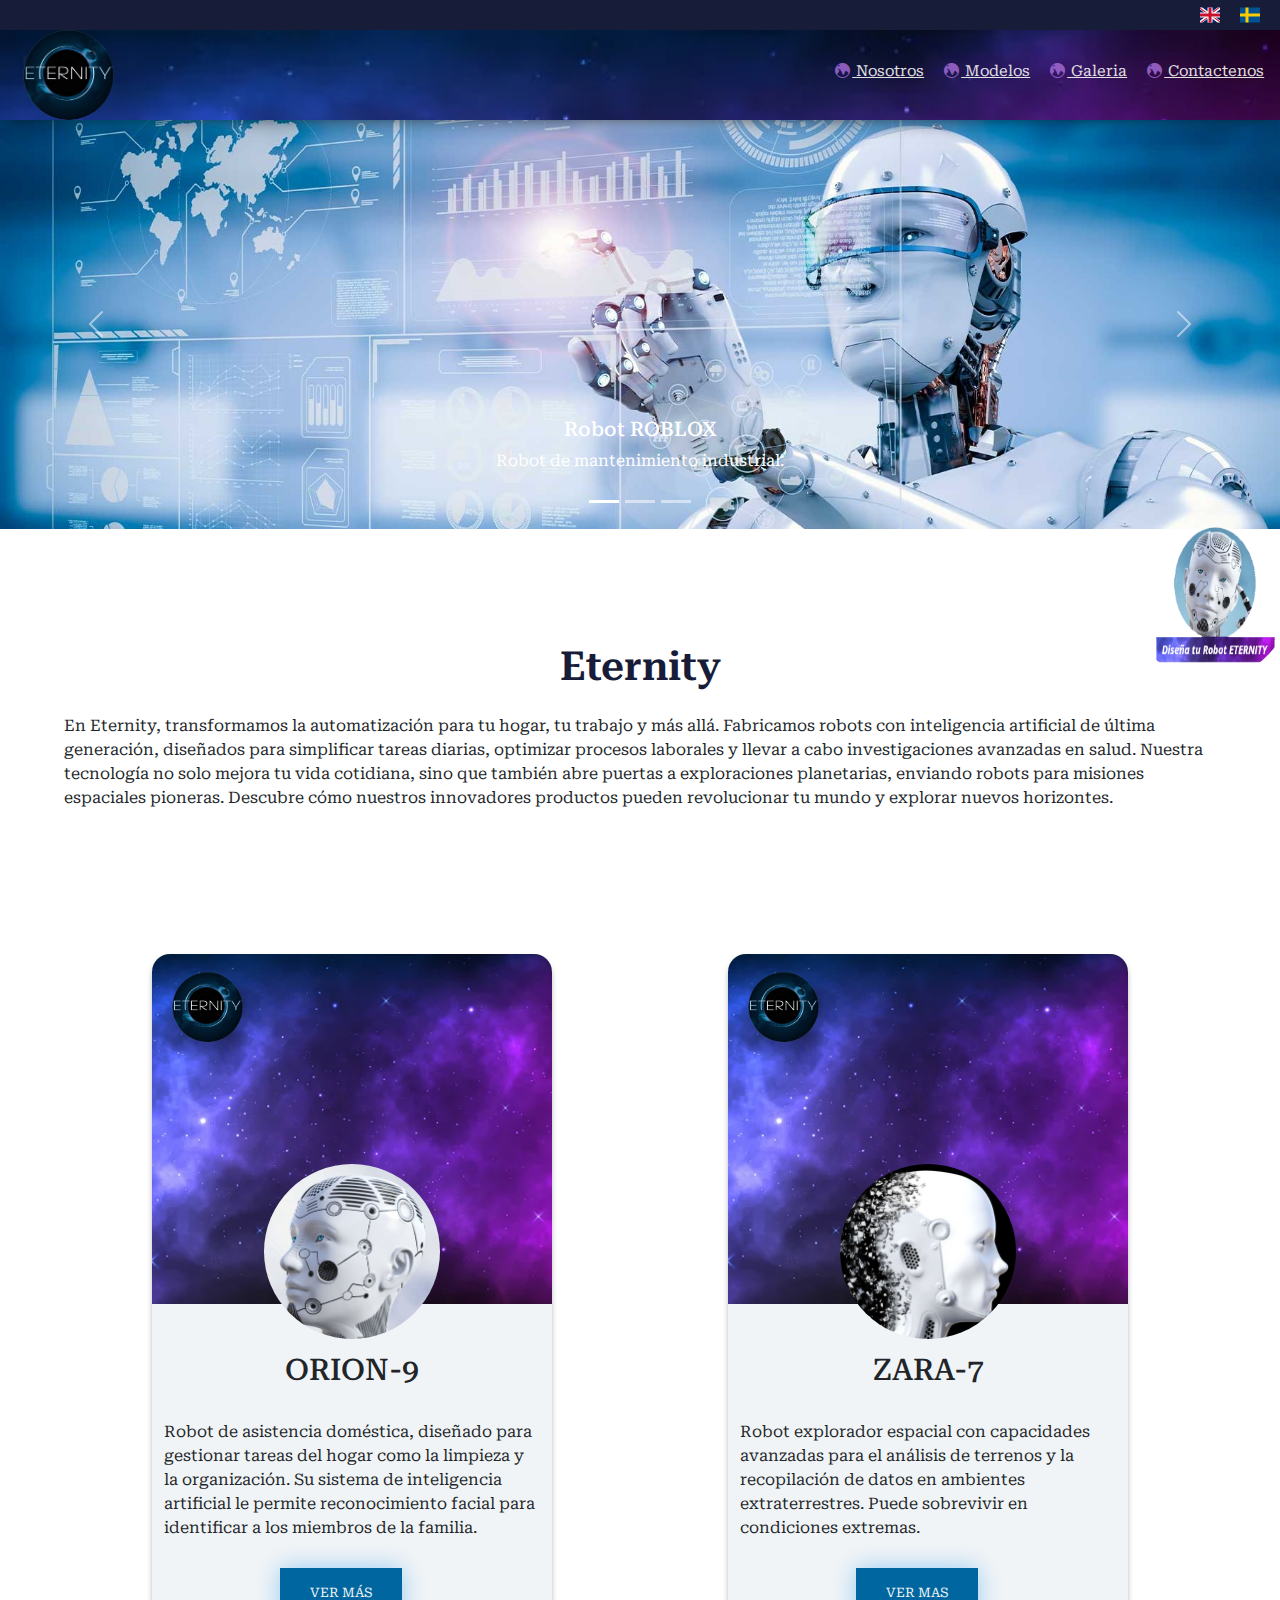
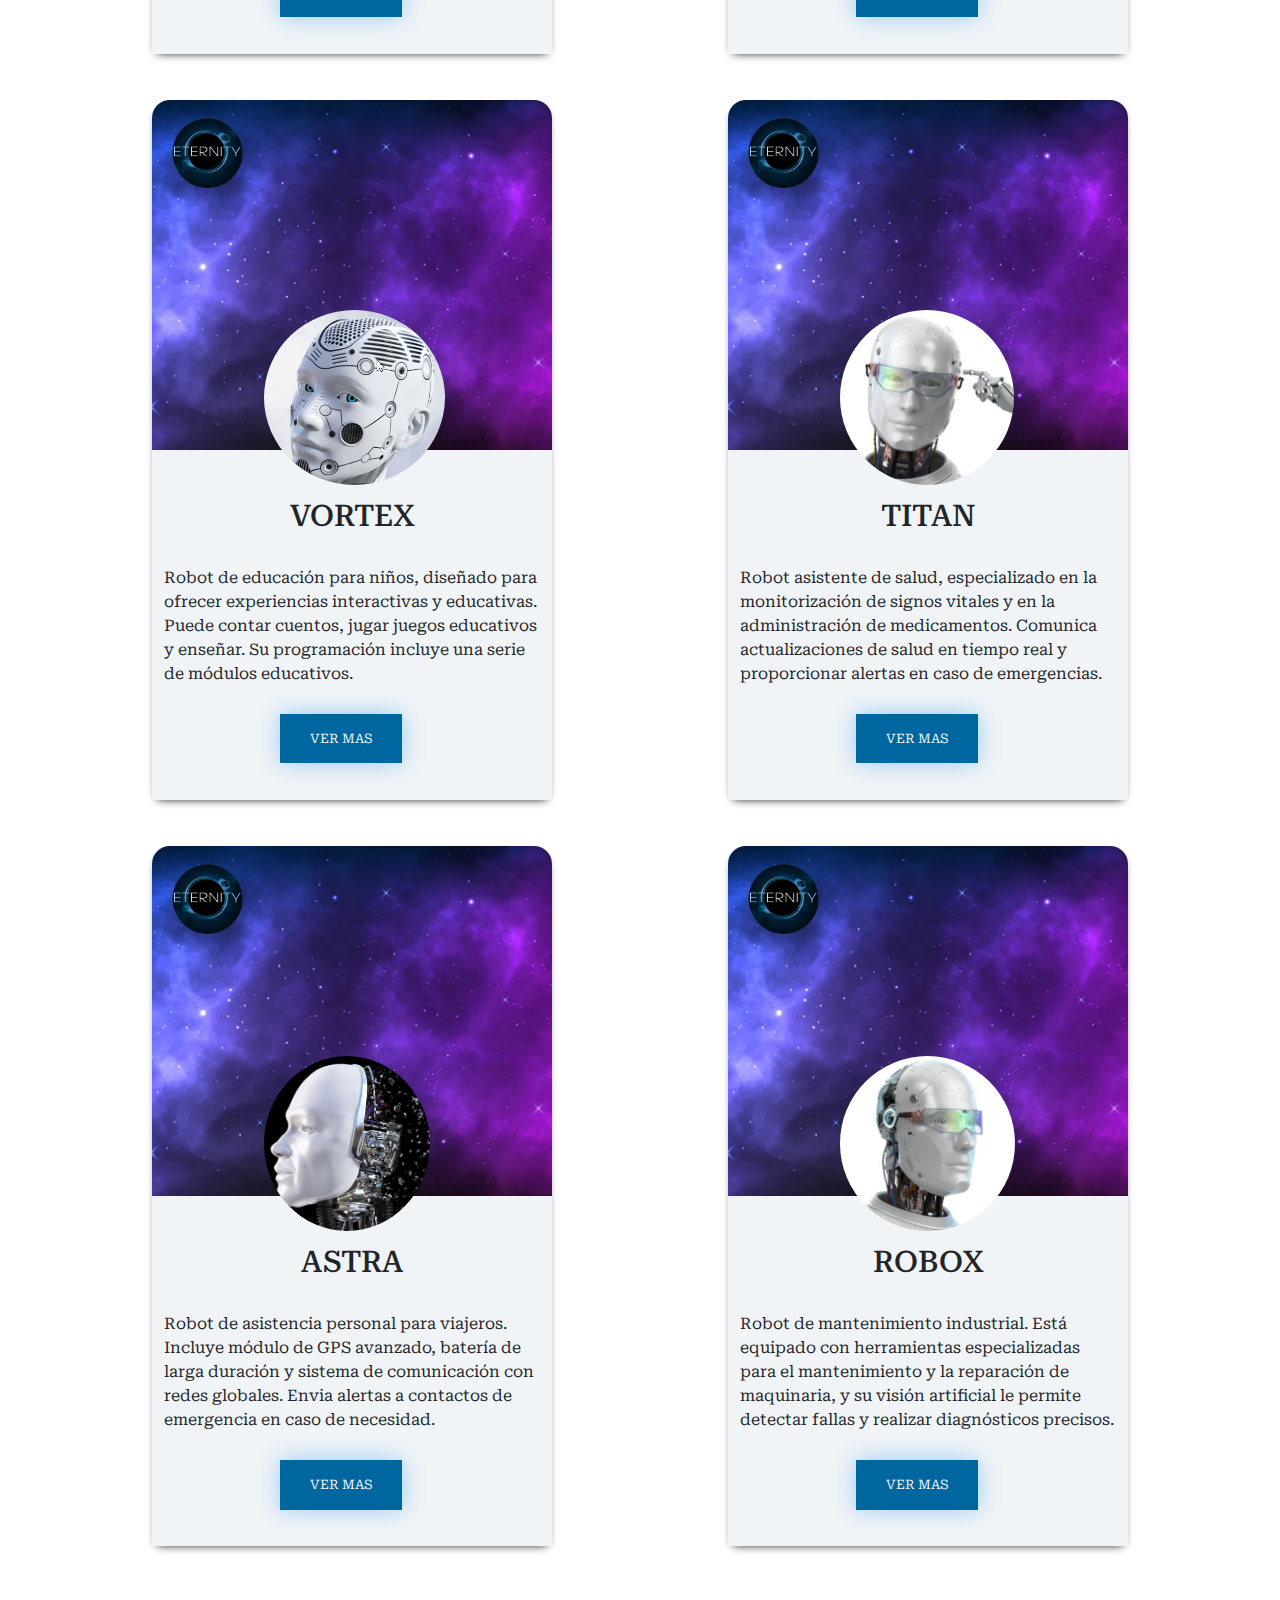
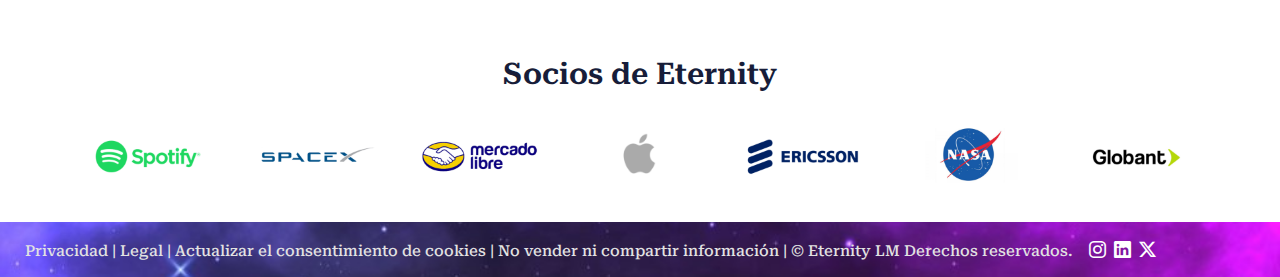
<file: index.html>
<!DOCTYPE html>
<html lang="en">
<head>
  <meta charset="UTF-8">
  <meta name="viewport" content="width=device-width, initial-scale=1.0">
  <link rel="icon" href="img/logoRobots.png">
  <title>Eternity</title>
  <link rel="stylesheet" href="css/style.css">
  <link href="https://cdn.jsdelivr.net/npm/bootstrap@5.3.3/dist/css/bootstrap.min.css" rel="stylesheet" integrity="sha384-QWTKZyjpPEjISv5WaRU9OFeRpok6YctnYmDr5pNlyT2bRjXh0JMhjY6hW+ALEwIH" crossorigin="anonymous">
</head>


<body>
  <header>
    <div class="barra1">
      <ul class="imglenguage" type="none">
        <li> <a href="language/english.html"><img class="imgbarra1" src="img/unitedKi.svg" alt="bandera del reino unido"/></a> </li>
        <li> <a href="language/svenska.html"><img class="imgbarra1" src="img/sweden.svg" alt="bandera de suecia"/></a> </li>
      </ul>
    </div>

  


    <nav class="nav">
      <div>
        <a href="index.html"> <img class="nav__logo" src="img/logoRobots.png" alt="Logo Eternity"/></a>
      </div>
      <ul class="nav__home"  type="none" >
        <li> <a class="nav__link" href="#nosotros"> <i class="bi bi-globe-central-south-asia"></i> Nosotros</a> </li>
        <li> <a class="nav__link" href="#modelos"> <i class="bi bi-globe-central-south-asia"></i>  Modelos</a> </li>
        <li> <a class="nav__link" href="proyectoGallery/gallery.html"> <i class="bi bi-globe-central-south-asia"></i> Galeria</a> </li>
        <li> <a class="nav__link" href="proyectoContact/contact.html"> <i class="bi bi-globe-central-south-asia"></i> Contactenos</a> </li>
      </ul>
    </nav>
  </header>

  
  <main>

    <div id="userDesign">
      <a href="proyectoUserDesign/userDesign.html"><img id="imgUserDesign" src="img/userDesign.png" alt="Diseña tu propio robot"></a>
    </div>

    <!--CARRUSEL -->

  <div id="carouselExampleCaptions" class="carousel slide" data-bs-ride="carousel">
    <div class="carousel-indicators">
      <button type="button" data-bs-target="#carouselExampleCaptions" data-bs-slide-to="0" class="active" aria-current="true" aria-label="Slide 1"></button>
      <button type="button" data-bs-target="#carouselExampleCaptions" data-bs-slide-to="1" aria-label="Slide 2"></button>
      <button type="button" data-bs-target="#carouselExampleCaptions" data-bs-slide-to="2" aria-label="Slide 3"></button>
    </div>
    <div class="carousel-inner">
      <div class="carousel-item active">
        <img src="img/carousel1.jpg" class="d-block w-100" alt="Imagene de Robot">
        <div class="carousel-caption d-none d-md-block">
          <h5>Robot ROBLOX</h5>
          <p>Robot de mantenimiento industrial.</p>
        </div>
      </div>
      <div class="carousel-item">
        <img src="img/carousel2.jpg" class="d-block w-100" alt="Imagen de Planeta">
        <div class="carousel-caption d-none d-md-block">
          <h5>Exploracion espacial</h5>
          <p>Conocer el universo es uno de nuestros objetivos.</p>
        </div>
      </div>
      <div class="carousel-item">
        <img src="img/carousel3.png" class="d-block w-100" alt="Imagen de Manos">
        <div class="carousel-caption d-none d-md-block">
          <h5>Inteligencia Artificial</h5>
          <p>Estar actualizados para brindar la mejor calidad de servicio.</p>
        </div>
      </div>
    </div>
    <button class="carousel-control-prev" type="button" data-bs-target="#carouselExampleCaptions" data-bs-slide="prev">
      <span class="carousel-control-prev-icon" aria-hidden="true"></span>
      <span class="visually-hidden">Previous</span>
    </button>
    <button class="carousel-control-next" type="button" data-bs-target="#carouselExampleCaptions" data-bs-slide="next">
      <span class="carousel-control-next-icon" aria-hidden="true"></span>
      <span class="visually-hidden">Next</span>
    </button>
  </div>
  
  <!--FIN CARRUSEL -->

  

    <div>
      <section id="nosotros">
      <h1>
        Eternity
      </h1>
      <p>
        En Eternity, transformamos la automatización para tu hogar, tu trabajo y más allá. Fabricamos robots con inteligencia artificial de última generación, diseñados para simplificar tareas diarias, optimizar procesos laborales y llevar a cabo investigaciones avanzadas en salud. Nuestra tecnología no solo mejora tu vida cotidiana, sino que también abre puertas a exploraciones planetarias, enviando robots para misiones espaciales pioneras. Descubre cómo nuestros innovadores productos pueden revolucionar tu mundo y explorar nuevos horizontes.
      </p>
      </section>
    </div>


  <!--CARDS -->

    <div>
      <section>
      
        <article class="sombraContainer radiusImage" id="modelos">
          <!--contiene todas las imagenes (corazon y perfil)-->
          <div id="backgroundRobots"> <!-- banner de batman en css-->
            <img class="logoRoot" src="img/logoRobots.png" alt="Logo Eternity">
            <img class="imgRadius" src="img/robot1.png" alt="Imagen de Robot">
          </div>
          <div>
            <h2>ORION-9</h2>
            <p>Robot de asistencia doméstica, diseñado para gestionar tareas del hogar como la limpieza y la organización. Su sistema de inteligencia artificial le permite  reconocimiento facial para identificar a los miembros de la familia.</p>
            <button>
              Ver más
            </button>
          </div>
        </article>
  
  
        <article class="sombraContainer radiusImage">
          <div id="backgroundRobots">
            <img class="logoRoot" src="img/logoRobots.png" alt="Logo Eternity">
            <img class="imgRadius" src="img/robot2.png" alt="Imagen de Robot">
          </div>
          <div>
            <h2>ZARA-7</h2>
            <p>Robot explorador espacial con capacidades avanzadas para el análisis de terrenos y la recopilación de datos en ambientes extraterrestres. Puede sobrevivir en condiciones extremas.</p>
            <button>
              Ver mas
            </button>
          </div>
        </article>
  
  
        <article class="sombraContainer radiusImage">
          <div id="backgroundRobots">
            <img class="logoRoot" src="img/logoRobots.png" alt="Logo Eternity">
            <img class="imgRadius" src="img/robot3.png" alt="Imagen de Robot">
          </div>
          <div>
            <h2>VORTEX</h2>
            <p>Robot de educación para niños, diseñado para ofrecer experiencias interactivas y educativas. Puede contar cuentos, jugar juegos educativos y enseñar. Su programación incluye una serie de módulos educativos.</p>
            <button>
              Ver mas
            </button>
        </div>
        </article>
  
  
        <article class="sombraContainer radiusImage">
          <div id="backgroundRobots">
            <img class="logoRoot" src="img/logoRobots.png" alt="Logo Eternity">
            <img class="imgRadius" src="img/robot4.png" alt="Imagen de Robot">
          </div>
          <div>
            <h2>TITAN</h2>
            <p>Robot asistente de salud, especializado en la monitorización de signos vitales y en la administración de medicamentos. Comunica actualizaciones de salud en tiempo real y proporcionar alertas en caso de emergencias.</p>
            <button>
              Ver mas
            </button>
          </div>
        </article>
  
  
        <article class="sombraContainer radiusImage">
          <div id="backgroundRobots">
            <img class="logoRoot" src="img/logoRobots.png" alt="Logo Eternity">
            <img class="imgRadius" src="img/robot5.png" alt="Imagen de Robot">
          </div>
          <div>
            <h2>ASTRA</h2>
            <p>Robot de asistencia personal para viajeros. Incluye módulo de GPS avanzado, batería de larga duración y sistema de comunicación con redes globales. Envia alertas a contactos de emergencia en caso de necesidad.</p> 
            <button>
              Ver mas
            </button>
          </div>
        </article>
  
  
        <article class="sombraContainer radiusImage">
          <div id="backgroundRobots">
            <img class="logoRoot" src="img/logoRobots.png" alt="Logo Eternity">
            <img class="imgRadius" src="img/robot6.png" alt="Imagen de Robot">
          </div>
          <div>
            <h2>ROBOX</h2>
            <p>Robot de mantenimiento industrial. Está equipado con herramientas especializadas para el mantenimiento y la reparación de maquinaria, y su visión artificial le permite detectar fallas y realizar diagnósticos precisos.</p>
            <button>
              Ver mas
            </button>
          </div>
        </article>
      </section>
    </div>

    <!--FIN CARDS-->


    <!--SOCIOS -->

    <div class="socios">
      <h2>Socios de Eternity</h2>
      <a href="https://open.spotify.com/intl-es" target="_blank"><img src="img/socio1.png" alt="spotify"/></a>
      <a href="https://www.spacex.com" target="_blank"><img src="img/socio2.png" alt="spacex"/></a>
      <a href="https://www.mercadolibre.com.ar" target="_blank"><img src="img/socio3.png" alt="mercado libre"/></a>
      <a href="https://www.apple.com" target="_blank"><img src="img/socio4.png" alt="utn"/></a>
      <a href="https://www.ericsson.com/en" target="_blank"><img src="img/socio5.png" alt="ericsson"/></a>
      <a href="https://www.nasa.gov" target="_blank"><img src="img/socio6.png" alt="nasa"/></a>
      <a href="https://www.globant.com" target="_blank"><img src="img/socio7.png" alt="globant"/></a>
    </div>

    <!--FIN SOCIOS-->

  </main>
  

  <footer>
    <div>
      <h3 class="footer">Privacidad | Legal | Actualizar el consentimiento de cookies | No vender ni compartir información | © Eternity LM Derechos reservados.</h3>
      <a href="https://www.instagram.com" target="_blank"><i class="bi bi-instagram"></i></a>
      <a href="https://www.linkedin.com" target="_blank"><i class="bi bi-linkedin"></i></a>
      <a href="https://x.com" target="_blank"><i class="bi bi-twitter-x"></i></a>
    </div>
  </footer>


  <script src="https://cdn.jsdelivr.net/npm/bootstrap@5.3.3/dist/js/bootstrap.bundle.min.js" integrity="sha384-YvpcrYf0tY3lHB60NNkmXc5s9fDVZLESaAA55NDzOxhy9GkcIdslK1eN7N6jIeHz" crossorigin="anonymous"></script>


</body>
</html>
</file>
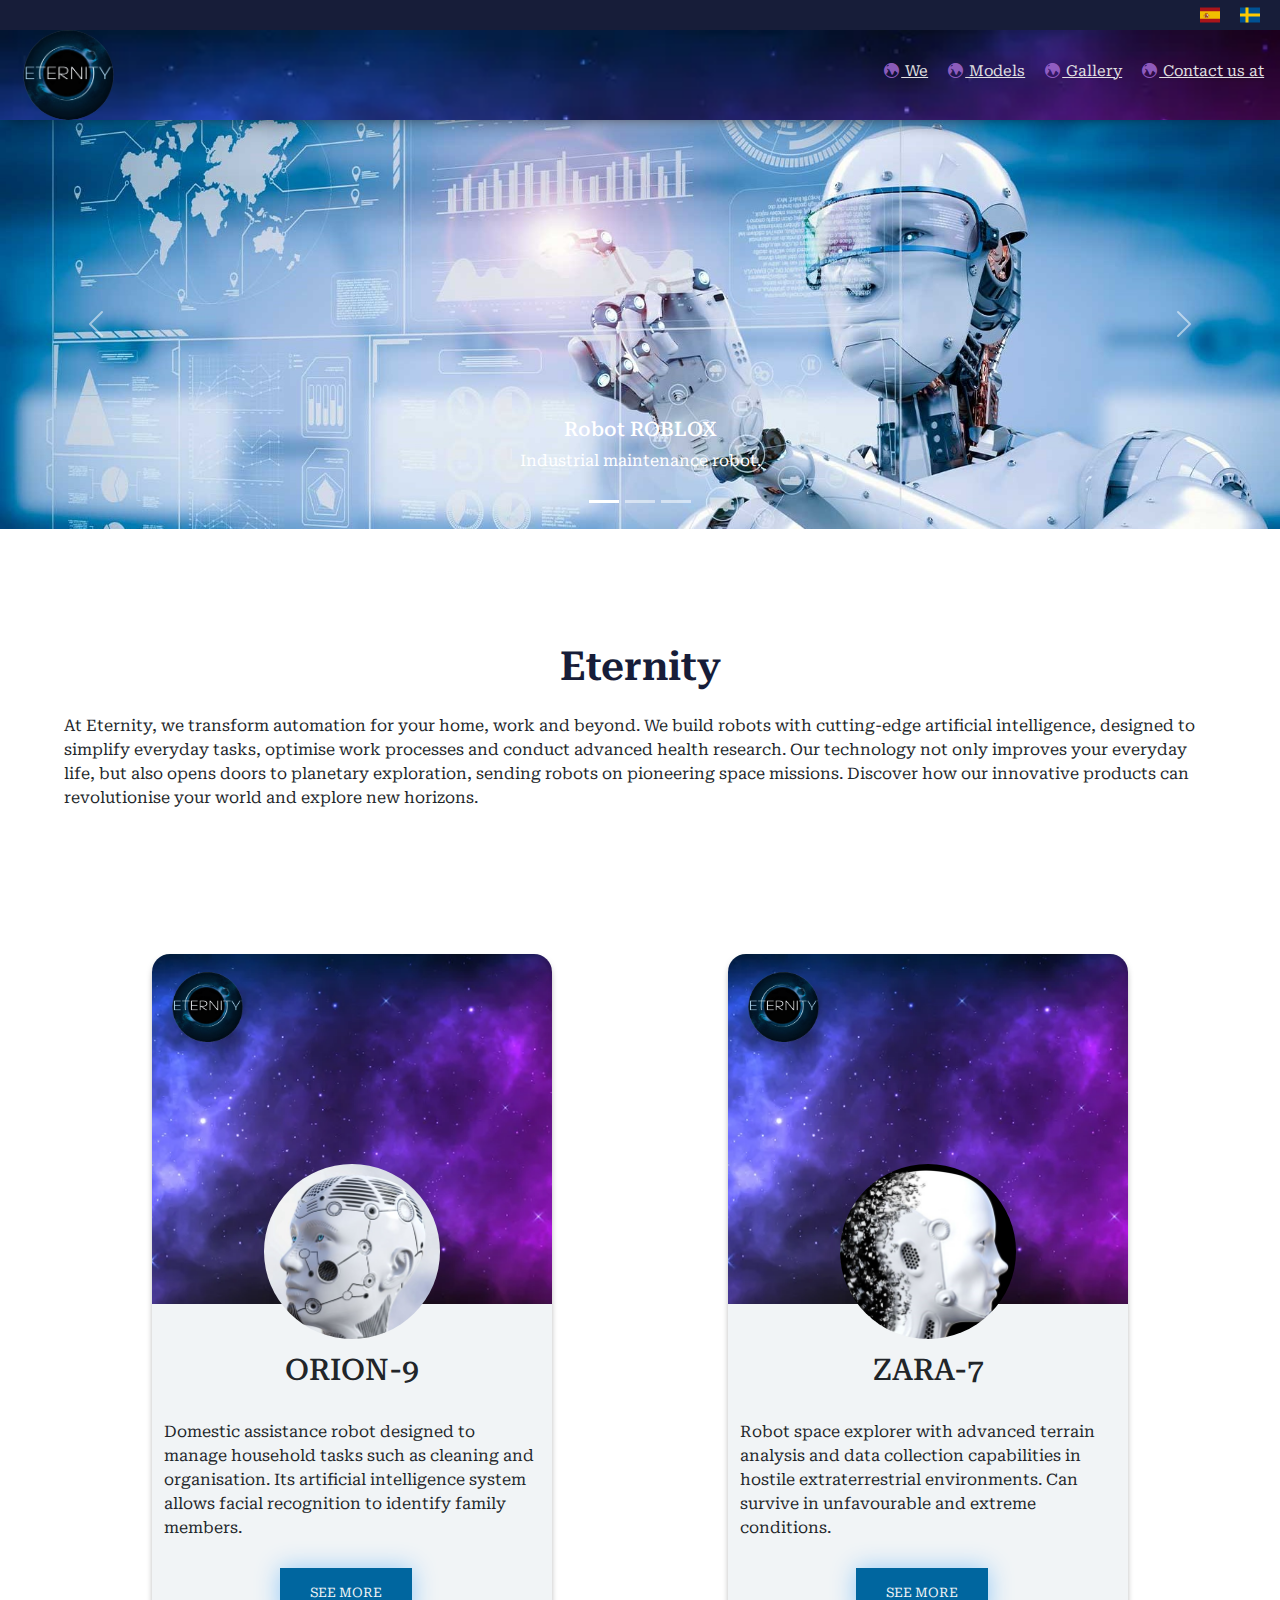
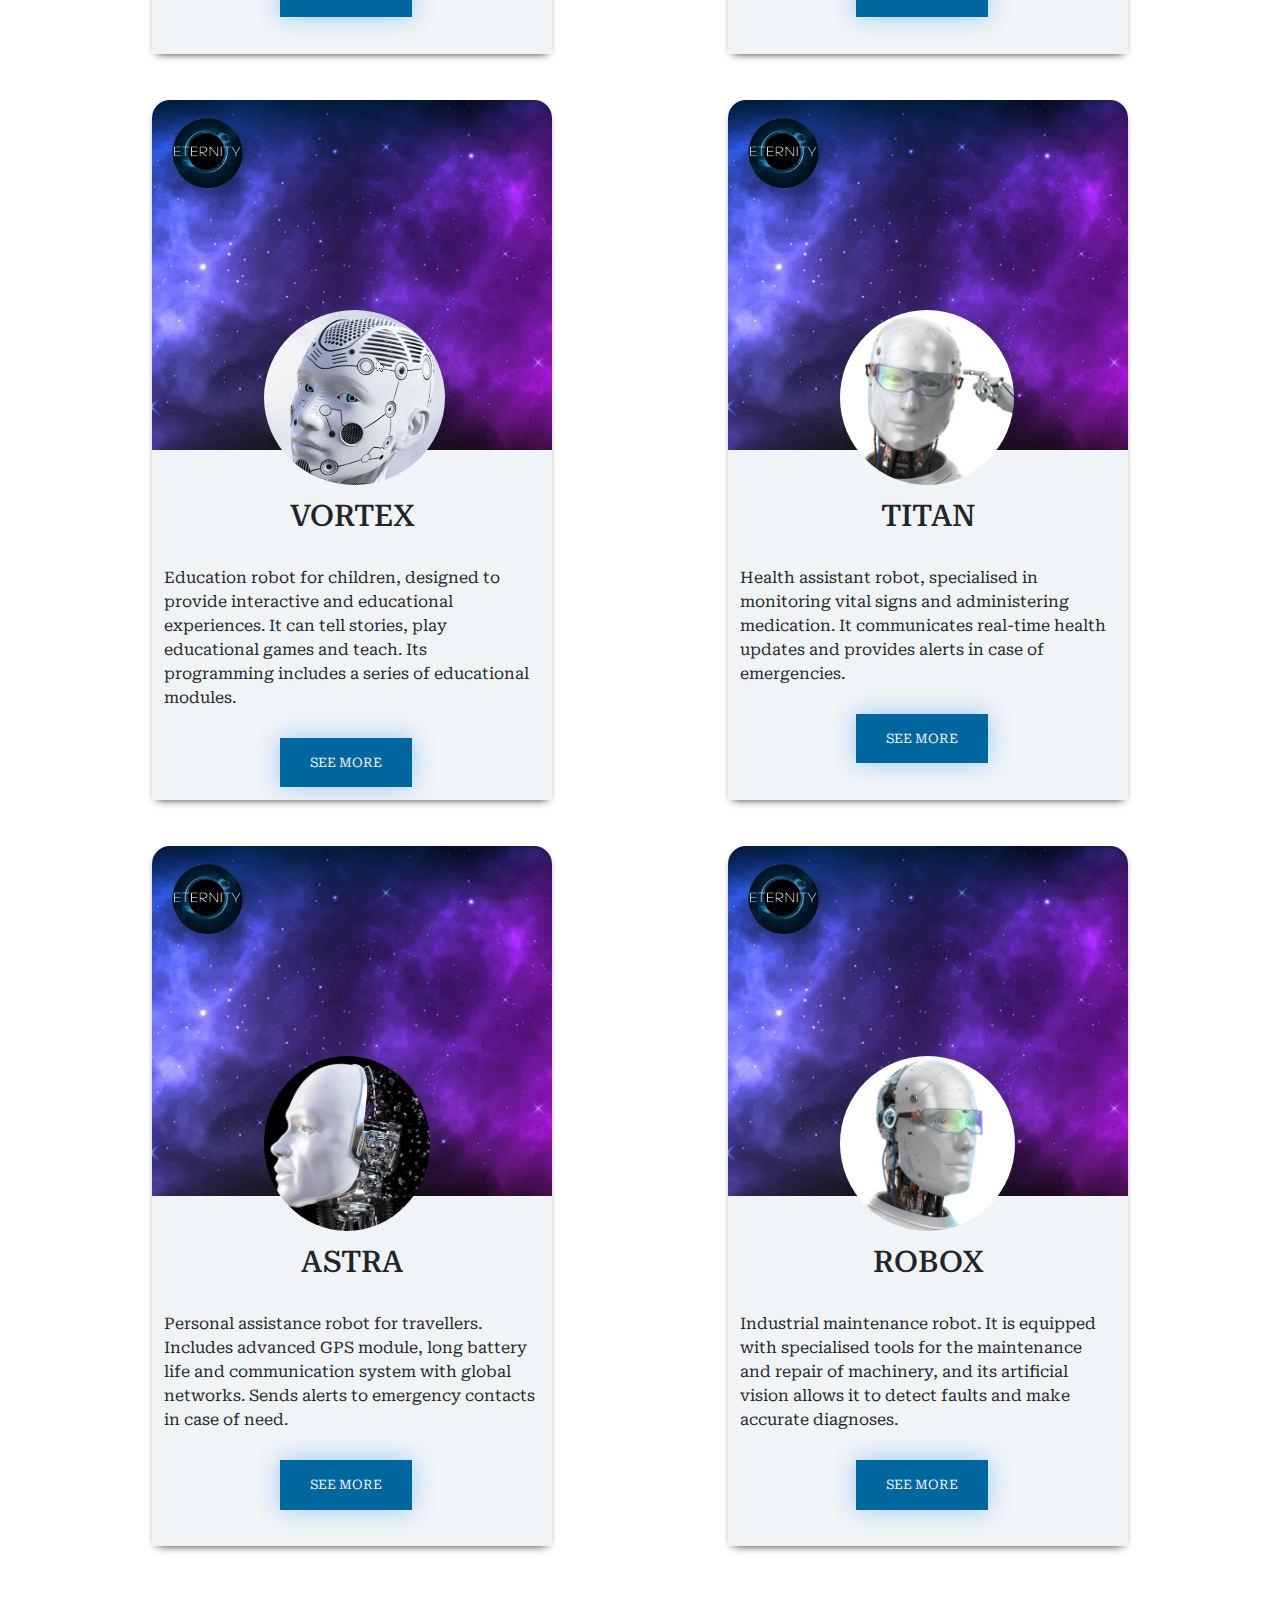
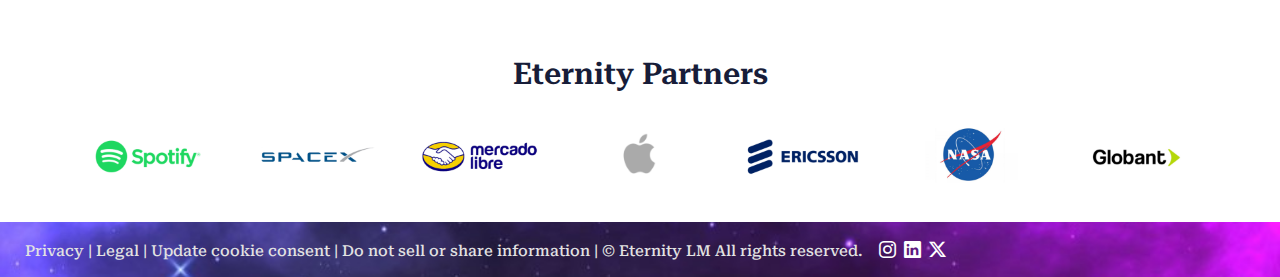
<file: language/english.html>
<!DOCTYPE html>
<html lang="en">
<head>
  <meta charset="UTF-8">
  <meta name="viewport" content="width=device-width, initial-scale=1.0">
  <link rel="icon" href="img/logoRobots.png">
  <title>Eternity</title>
  <link rel="stylesheet" href="css/languaje.css">
  <link href="https://cdn.jsdelivr.net/npm/bootstrap@5.3.3/dist/css/bootstrap.min.css" rel="stylesheet" integrity="sha384-QWTKZyjpPEjISv5WaRU9OFeRpok6YctnYmDr5pNlyT2bRjXh0JMhjY6hW+ALEwIH" crossorigin="anonymous">
</head>


<body>
  <header>
    <div class="barra1">
      <ul class="imglenguage" type="none">
        <li> <a href="../index.html"><img class="imgbarra1" src="img/español.svg" alt="bandera de españa"/></a> </li>
        <li> <a href="svenska.html"><img class="imgbarra1" src="img/sweden.svg" alt="bandera de suecia"/></a> </li>
      </ul>
    </div>


    <nav class="nav">
      <div>
        <a href="#"> <img class="nav__logo" src="img/logoRobots.png" alt="Logo Eternity"/></a>
      </div>
      <ul class="nav__home"  type="none" >
        <li> <a class="nav__link" href="#nosotros"> <i class="bi bi-globe-central-south-asia"></i> We</a> </li>
        <li> <a class="nav__link" href="#modelos"> <i class="bi bi-globe-central-south-asia"></i>  Models</a> </li>
        <li> <a class="nav__link" href="#"> <i class="bi bi-globe-central-south-asia"></i> Gallery</a> </li>
        <li> <a class="nav__link" href="#"> <i class="bi bi-globe-central-south-asia"></i> Contact us at</a> </li>
      </ul>
    </nav>
  </header>


  <main>
 
    <!--CARRUSEL -->

  <div id="carouselExampleCaptions" class="carousel slide" data-bs-ride="carousel">
    <div class="carousel-indicators">
      <button type="button" data-bs-target="#carouselExampleCaptions" data-bs-slide-to="0" class="active" aria-current="true" aria-label="Slide 1"></button>
      <button type="button" data-bs-target="#carouselExampleCaptions" data-bs-slide-to="1" aria-label="Slide 2"></button>
      <button type="button" data-bs-target="#carouselExampleCaptions" data-bs-slide-to="2" aria-label="Slide 3"></button>
    </div>
    <div class="carousel-inner">
      <div class="carousel-item active">
        <img src="img/carousel1.jpg" class="d-block w-100" alt="Imagene de Robot">
        <div class="carousel-caption d-none d-md-block">
          <h5>Robot ROBLOX</h5>
          <p>Industrial maintenance robot.</p>
        </div>
      </div>
      <div class="carousel-item">
        <img src="img/carousel2.jpg" class="d-block w-100" alt="Imagen de Planeta">
        <div class="carousel-caption d-none d-md-block">
          <h5>Space exploration</h5>
          <p>Knowing the universe is one of our goals.</p>
        </div>
      </div>
      <div class="carousel-item">
        <img src="img/carousel3.png" class="d-block w-100" alt="Imagen de Manos">
        <div class="carousel-caption d-none d-md-block">
          <h5>Artificial Intelligence</h5>
          <p>To be updated in order to provide the best quality of service.</p>
        </div>
      </div>
    </div>
    <button class="carousel-control-prev" type="button" data-bs-target="#carouselExampleCaptions" data-bs-slide="prev">
      <span class="carousel-control-prev-icon" aria-hidden="true"></span>
      <span class="visually-hidden">Previous</span>
    </button>
    <button class="carousel-control-next" type="button" data-bs-target="#carouselExampleCaptions" data-bs-slide="next">
      <span class="carousel-control-next-icon" aria-hidden="true"></span>
      <span class="visually-hidden">Next</span>
    </button>
  </div>
  
  <!--FIN CARRUSEL-->
  
  
    <div id="nosotros">
      <section>
      <h1>
        Eternity
      </h1>
      <p>
        At Eternity, we transform automation for your home, work and beyond. We build robots with cutting-edge artificial intelligence, designed to simplify everyday tasks, optimise work processes and conduct advanced health research. Our technology not only improves your everyday life, but also opens doors to planetary exploration, sending robots on pioneering space missions. Discover how our innovative products can revolutionise your world and explore new horizons.
      </p>
      </section>
    </div>


  <!--CARDS -->

    <div>
      <section>
      
        <article class="sombraContainer radiusImage" id="modelos">
          <!--contiene todas las imagenes (corazon y perfil)-->
          <div id="backgroundRobots"> <!-- banner de batman en css-->
            <img class="logoRoot" src="img/logoRobots.png" alt="Logo Eternity">
            <img class="imgRadius" src="img/robot1.png" alt="Imagen de Robot">
          </div>
          <div>
            <h2>ORION-9</h2>
            <p>Domestic assistance robot designed to manage household tasks such as cleaning and organisation. Its artificial intelligence system allows facial recognition to identify family members.</p>
            <button>
              See more
            </button>
          </div>
        </article>
  
  
        <article class="sombraContainer radiusImage">
          <div id="backgroundRobots">
            <img class="logoRoot" src="img/logoRobots.png" alt="Logo Eternity">
            <img class="imgRadius" src="img/robot2.png" alt="Imagen de Robot">
          </div>
          <div>
            <h2>ZARA-7</h2>
            <p>Robot space explorer with advanced terrain analysis and data collection capabilities in hostile extraterrestrial environments. Can survive in unfavourable and extreme conditions.</p>
            <button>
              See more
            </button>
          </div>
        </article>
  
  
        <article class="sombraContainer radiusImage">
          <div id="backgroundRobots">
            <img class="logoRoot" src="img/logoRobots.png" alt="Logo Eternity">
            <img class="imgRadius" src="img/robot3.png" alt="Imagen de Robot">
          </div>
          <div>
            <h2>VORTEX</h2>
            <p>Education robot for children, designed to provide interactive and educational experiences. It can tell stories, play educational games and teach. Its programming includes a series of educational modules.</p>
              <button>
                See more
            </button>
        </div>
        </article>
  
  
        <article class="sombraContainer radiusImage">
          <div id="backgroundRobots">
            <img class="logoRoot" src="img/logoRobots.png" alt="Logo Eternity">
            <img class="imgRadius" src="img/robot4.png" alt="Imagen de Robot">
          </div>
          <div>
            <h2>TITAN</h2>
            <p>Health assistant robot, specialised in monitoring vital signs and administering medication. It communicates real-time health updates and provides alerts in case of emergencies.</p>
            <button>
              See more
            </button>
          </div>
        </article>
  
  
        <article class="sombraContainer radiusImage">
          <div id="backgroundRobots">
            <img class="logoRoot" src="img/logoRobots.png" alt="Logo Eternity">
            <img class="imgRadius" src="img/robot5.png" alt="Imagen de Robot">
          </div>
          <div>
            <h2>ASTRA</h2>
            <p>Personal assistance robot for travellers. Includes advanced GPS module, long battery life and communication system with global networks. Sends alerts to emergency contacts in case of need.</p> 
            <button>
              See more
            </button>
          </div>
        </article>
  
  
        <article class="sombraContainer radiusImage">
          <div id="backgroundRobots">
            <img class="logoRoot" src="img/logoRobots.png" alt="Logo Eternity">
            <img class="imgRadius" src="img/robot6.png" alt="Imagen de Robot">
          </div>
          <div>
            <h2>ROBOX</h2>
            <p>Industrial maintenance robot. It is equipped with specialised tools for the maintenance and repair of machinery, and its artificial vision allows it to detect faults and make accurate diagnoses.</p>
            <button>
              See more
            </button>
          </div>
        </article>
      </section>
    </div>

    <!--FIN CARDS-->


    <!--SOCIOS -->

    <div class="socios">
      <h2>Eternity Partners</h2>
      <a href="https://open.spotify.com/intl-es" target="_blank"><img src="img/socio1.png" alt="spotify"/></a>
      <a href="https://www.spacex.com" target="_blank"> <img src="img/socio2.png" alt="spacex"/></a>
      <a href="https://www.mercadolibre.com.ar" target="_blank"><img src="img/socio3.png" alt="mercado libre"/></a>
      <a href="https://www.apple.com" target="_blank"><img src="img/socio4.png" alt="utn"/></a>
      <a href="https://www.ericsson.com/en" target="_blank"><img src="img/socio5.png" alt="ericsson"/></a>
      <a href="https://www.nasa.gov" target="_blank"><img src="img/socio6.png" alt="nasa"/></a>
      <a href="https://www.globant.com" target="_blank"><img src="img/socio7.png" alt="globant"/></a>
    </div>

    <!-- FIN SOCIOS-->

  </main>
  

  <footer>
    <div>
      <h3 class="footer">Privacy | Legal | Update cookie consent | Do not sell or share information | © Eternity LM All rights reserved.</h3>
      <a href="https://www.instagram.com" target="_blank"><i class="bi bi-instagram"></i></a>
      <a href="https://www.linkedin.com" target="_blank"><i class="bi bi-linkedin"></i></a>
      <a href="https://x.com" target="_blank"><i class="bi bi-twitter-x"></i></a>
    </div>
  </footer>


  <script src="https://cdn.jsdelivr.net/npm/bootstrap@5.3.3/dist/js/bootstrap.bundle.min.js" integrity="sha384-YvpcrYf0tY3lHB60NNkmXc5s9fDVZLESaAA55NDzOxhy9GkcIdslK1eN7N6jIeHz" crossorigin="anonymous"></script>

</body>
</html>
</file>
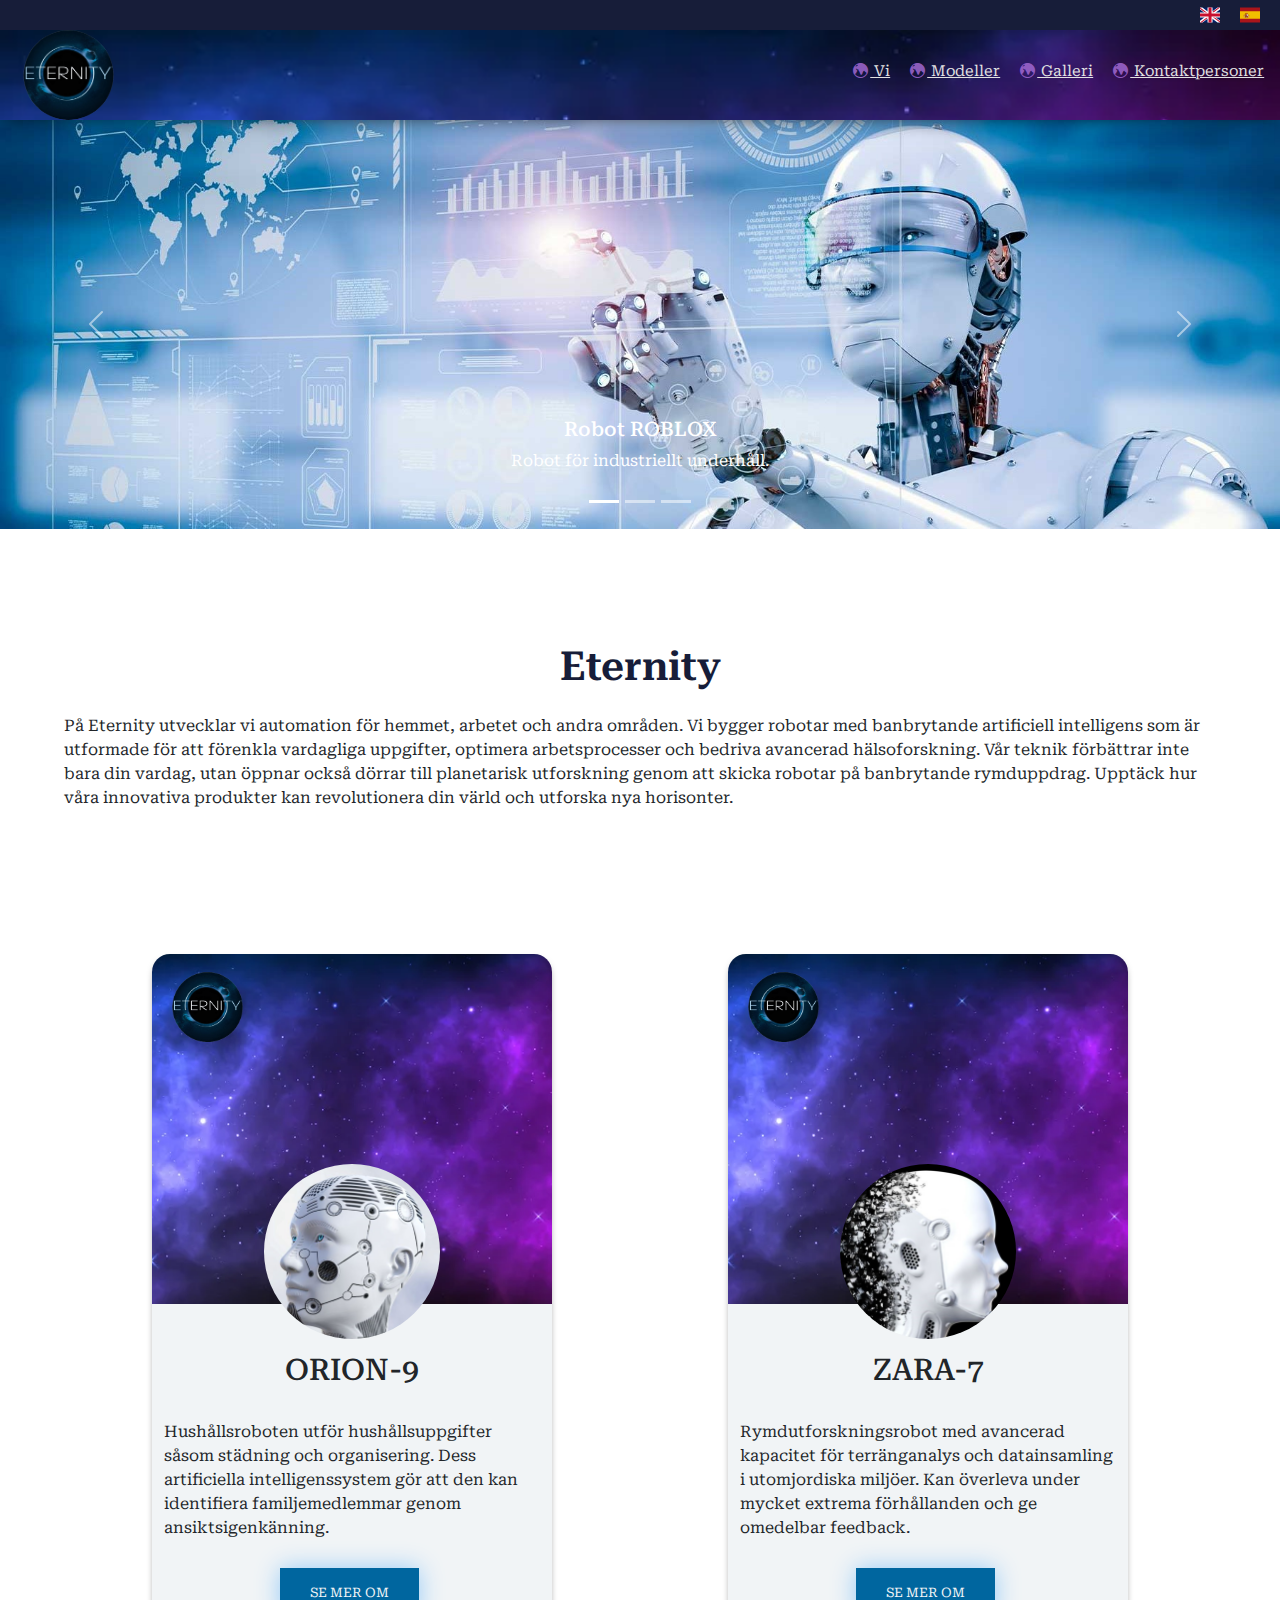
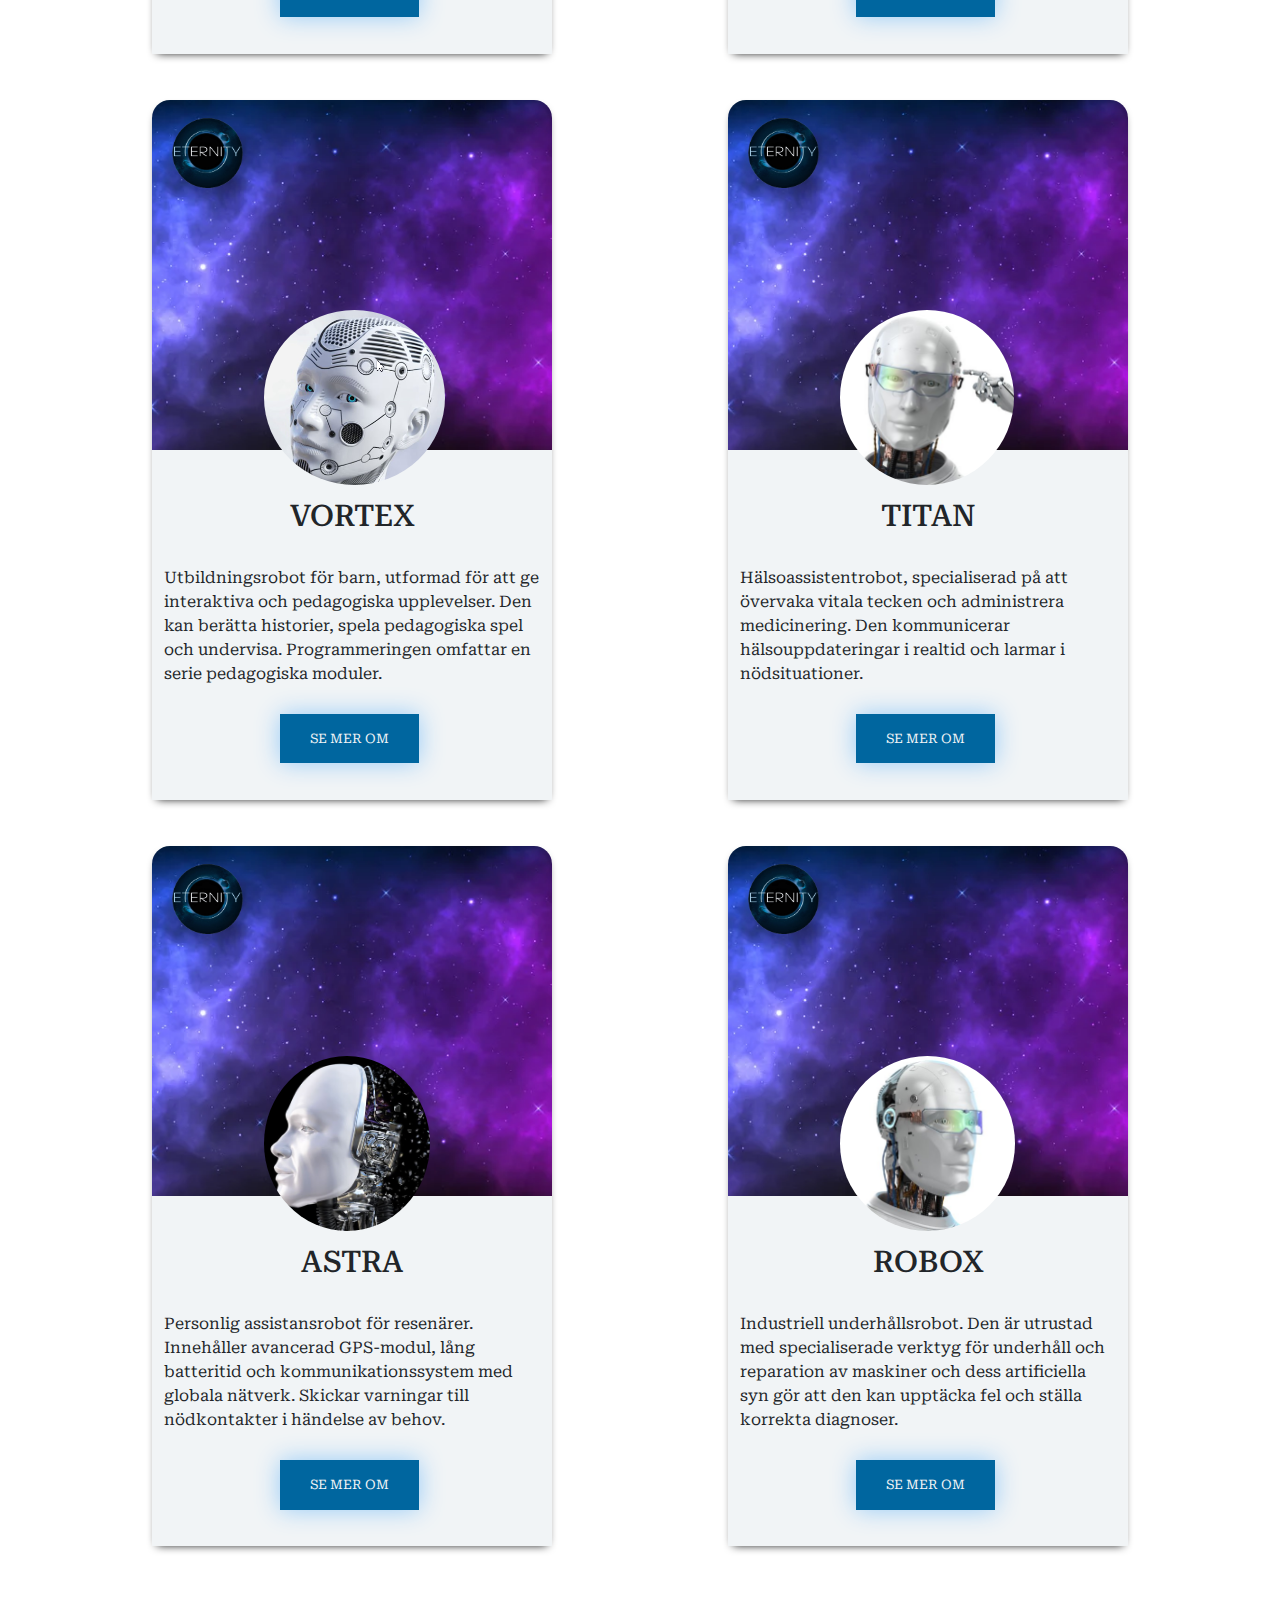
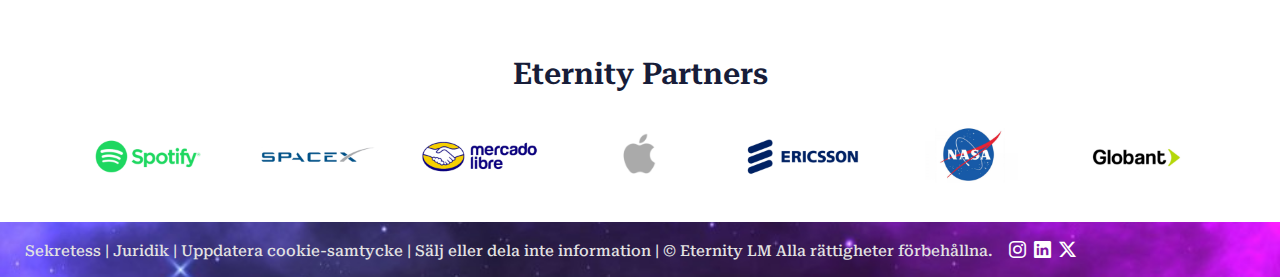
<file: language/svenska.html>
<!DOCTYPE html>
<html lang="en">
<head>
  <meta charset="UTF-8">
  <meta name="viewport" content="width=device-width, initial-scale=1.0">
  <link rel="icon" href="img/logoRobots.png">
  <title>Eternity</title>
  <link rel="stylesheet" href="css/languaje.css">
  <link href="https://cdn.jsdelivr.net/npm/bootstrap@5.3.3/dist/css/bootstrap.min.css" rel="stylesheet" integrity="sha384-QWTKZyjpPEjISv5WaRU9OFeRpok6YctnYmDr5pNlyT2bRjXh0JMhjY6hW+ALEwIH" crossorigin="anonymous">
</head>


<body>
  <header>
    <div class="barra1">
      <ul class="imglenguage" type="none">
        <li> <a href="english.html"><img class="imgbarra1" src="img/unitedKi.svg" alt="bandera del reino unido"/></a> </li>
        <li> <a href="../index.html"><img class="imgbarra1" src="img/español.svg" alt="bandera de españa"/></a> </li>
      </ul>
    </div>


    <nav class="nav">
      <div>
        <a href="#"> <img class="nav__logo" src="img/logoRobots.png" alt="Logo Eternity"/></a>
      </div>
      <ul class="nav__home"  type="none" >
        <li> <a class="nav__link" href="#nosotros"> <i class="bi bi-globe-central-south-asia"></i> Vi</a> </li>
        <li> <a class="nav__link" href="#modelos"> <i class="bi bi-globe-central-south-asia"></i> Modeller</a> </li>
        <li> <a class="nav__link" href="#"> <i class="bi bi-globe-central-south-asia"></i> Galleri</a> </li>
        <li> <a class="nav__link" href="#"> <i class="bi bi-globe-central-south-asia"></i> Kontaktpersoner</a> </li>
      </ul>
    </nav>
  </header>


  <main>

    <!--CARRUSEL -->

  <div id="carouselExampleCaptions" class="carousel slide" data-bs-ride="carousel">
    <div class="carousel-indicators">
      <button type="button" data-bs-target="#carouselExampleCaptions" data-bs-slide-to="0" class="active" aria-current="true" aria-label="Slide 1"></button>
      <button type="button" data-bs-target="#carouselExampleCaptions" data-bs-slide-to="1" aria-label="Slide 2"></button>
      <button type="button" data-bs-target="#carouselExampleCaptions" data-bs-slide-to="2" aria-label="Slide 3"></button>
    </div>
    <div class="carousel-inner">
      <div class="carousel-item active">
        <img src="img/carousel1.jpg" class="d-block w-100" alt="Imagene de Robot">
        <div class="carousel-caption d-none d-md-block">
          <h5>Robot ROBLOX</h5>
          <p>Robot för industriellt underhåll.</p>
        </div>
      </div>
      <div class="carousel-item">
        <img src="img/carousel2.jpg" class="d-block w-100" alt="Imagen de Planeta">
        <div class="carousel-caption d-none d-md-block">
          <h5>Utforskning av rymden</h5>
          <p>Att lära känna universum är ett av våra mål.</p>
        </div>
      </div>
      <div class="carousel-item">
        <img src="img/carousel3.png" class="d-block w-100" alt="Imagen de Manos">
        <div class="carousel-caption d-none d-md-block">
          <h5>Artificiell intelligens</h5>
          <p>Uppdateras för att kunna tillhandahålla tjänster av bästa kvalitet.</p>
        </div>
      </div>
    </div>
    <button class="carousel-control-prev" type="button" data-bs-target="#carouselExampleCaptions" data-bs-slide="prev">
      <span class="carousel-control-prev-icon" aria-hidden="true"></span>
      <span class="visually-hidden">Previous</span>
    </button>
    <button class="carousel-control-next" type="button" data-bs-target="#carouselExampleCaptions" data-bs-slide="next">
      <span class="carousel-control-next-icon" aria-hidden="true"></span>
      <span class="visually-hidden">Next</span>
    </button>
  </div>
  
  <!--FIN CARRUSEL -->
  
  
    <div>
      <section id="nosotros">
      <h1>
        Eternity
      </h1>
      <p>
        På Eternity utvecklar vi automation för hemmet, arbetet och andra områden. Vi bygger robotar med banbrytande artificiell intelligens som är utformade för att förenkla vardagliga uppgifter, optimera arbetsprocesser och bedriva avancerad hälsoforskning. Vår teknik förbättrar inte bara din vardag, utan öppnar också dörrar till planetarisk utforskning genom att skicka robotar på banbrytande rymduppdrag. Upptäck hur våra innovativa produkter kan revolutionera din värld och utforska nya horisonter.
      </p>
      </section>
    </div>


  <!--CARDS -->

    <div>
      <section>
      
        <article class="sombraContainer radiusImage" id="modelos">
          <!--contiene todas las imagenes (corazon y perfil)-->
          <div id="backgroundRobots"> <!-- banner de batman en css-->
            <img class="logoRoot" src="img/logoRobots.png" alt="Logo Eternity">
            <img class="imgRadius" src="img/robot1.png" alt="Imagen de Robot">
          </div>
          <div>
            <h2>ORION-9</h2>
            <p>Hushållsroboten utför hushållsuppgifter såsom städning och organisering. Dess artificiella intelligenssystem gör att den kan identifiera familjemedlemmar genom ansiktsigenkänning.</p>
            <button>
              Se mer om
            </button>
          </div>
        </article>
  
  
        <article class="sombraContainer radiusImage">
          <div id="backgroundRobots">
            <img class="logoRoot" src="img/logoRobots.png" alt="Logo Eternity">
            <img class="imgRadius" src="img/robot2.png" alt="Imagen de Robot">
          </div>
          <div>
            <h2>ZARA-7</h2>
            <p>Rymdutforskningsrobot med avancerad kapacitet för terränganalys och datainsamling i utomjordiska miljöer. Kan överleva under mycket extrema förhållanden och ge omedelbar feedback.</p>
            <button>
              Se mer om
            </button>
          </div>
        </article>
  
  
        <article class="sombraContainer radiusImage">
          <div id="backgroundRobots">
            <img class="logoRoot" src="img/logoRobots.png" alt="Logo Eternity">
            <img class="imgRadius" src="img/robot3.png" alt="Imagen de Robot">
          </div>
          <div>
            <h2>VORTEX</h2>
            <p>Utbildningsrobot för barn, utformad för att ge interaktiva och pedagogiska upplevelser. Den kan berätta historier, spela pedagogiska spel och undervisa. Programmeringen omfattar en serie pedagogiska moduler.</p>
            <button>
              Se mer om
            </button>
        </div>
        </article>
  
  
        <article class="sombraContainer radiusImage">
          <div id="backgroundRobots">
            <img class="logoRoot" src="img/logoRobots.png" alt="Logo Eternity">
            <img class="imgRadius" src="img/robot4.png" alt="Imagen de Robot">
          </div>
          <div>
            <h2>TITAN</h2>
            <p>Hälsoassistentrobot, specialiserad på att övervaka vitala tecken och administrera medicinering. Den kommunicerar hälsouppdateringar i realtid och larmar i nödsituationer.</p>
            <button>
              Se mer om
            </button>
          </div>
        </article>
  
  
        <article class="sombraContainer radiusImage">
          <div id="backgroundRobots">
            <img class="logoRoot" src="img/logoRobots.png" alt="Logo Eternity">
            <img class="imgRadius" src="img/robot5.png" alt="Imagen de Robot">
          </div>
          <div>
            <h2>ASTRA</h2>
            <p>Personlig assistansrobot för resenärer. Innehåller avancerad GPS-modul, lång batteritid och kommunikationssystem med globala nätverk. Skickar varningar till nödkontakter i händelse av behov.</p> 
            <button>
              Se mer om
            </button>
          </div>
        </article>
  
  
        <article class="sombraContainer radiusImage">
          <div id="backgroundRobots">
            <img class="logoRoot" src="img/logoRobots.png" alt="Logo Eternity">
            <img class="imgRadius" src="img/robot6.png" alt="Imagen de Robot">
          </div>
          <div>
            <h2>ROBOX</h2>
            <p>Industriell underhållsrobot. Den är utrustad med specialiserade verktyg för underhåll och reparation av maskiner och dess artificiella syn gör att den kan upptäcka fel och ställa korrekta diagnoser. </p>
            <button>
              Se mer om
            </button>
          </div>
        </article>
      </section>
    </div>

    <!--FIN CARDS-->


    <!--SOCIOS -->

    <div class="socios">
      <h2>Eternity Partners</h2>
      <a href="https://open.spotify.com/intl-es" target="_blank"><img src="img/socio1.png" alt="spotify"/></a>
      <a href="https://www.spacex.com" target="_blank"> <img src="img/socio2.png" alt="spacex"/></a>
      <a href="https://www.mercadolibre.com.ar" target="_blank"><img src="img/socio3.png" alt="mercado libre"/></a>
      <a href="https://www.apple.com" target="_blank"><img src="img/socio4.png" alt="utn"/></a>
      <a href="https://www.ericsson.com/en" target="_blank"><img src="img/socio5.png" alt="ericsson"/></a>
      <a href="https://www.nasa.gov" target="_blank"><img src="img/socio6.png" alt="nasa"/></a>
      <a href="https://www.globant.com" target="_blank"><img src="img/socio7.png" alt="globant"/></a>
    </div>

    <!-- FIN SOCIOS-->

  </main>
  

  <footer>
    <div>
      <h3 class="footer">Sekretess | Juridik | Uppdatera cookie-samtycke | Sälj eller dela inte information | © Eternity LM Alla rättigheter förbehållna.</h3>
      <a href="https://www.instagram.com" target="_blank"><i class="bi bi-instagram"></i></a>
      <a href="https://www.linkedin.com" target="_blank"><i class="bi bi-linkedin"></i></a>
      <a href="https://x.com" target="_blank"><i class="bi bi-twitter-x"></i></a>
    </div>
  </footer>


  <script src="https://cdn.jsdelivr.net/npm/bootstrap@5.3.3/dist/js/bootstrap.bundle.min.js" integrity="sha384-YvpcrYf0tY3lHB60NNkmXc5s9fDVZLESaAA55NDzOxhy9GkcIdslK1eN7N6jIeHz" crossorigin="anonymous"></script>

</body>
</html>
</file>
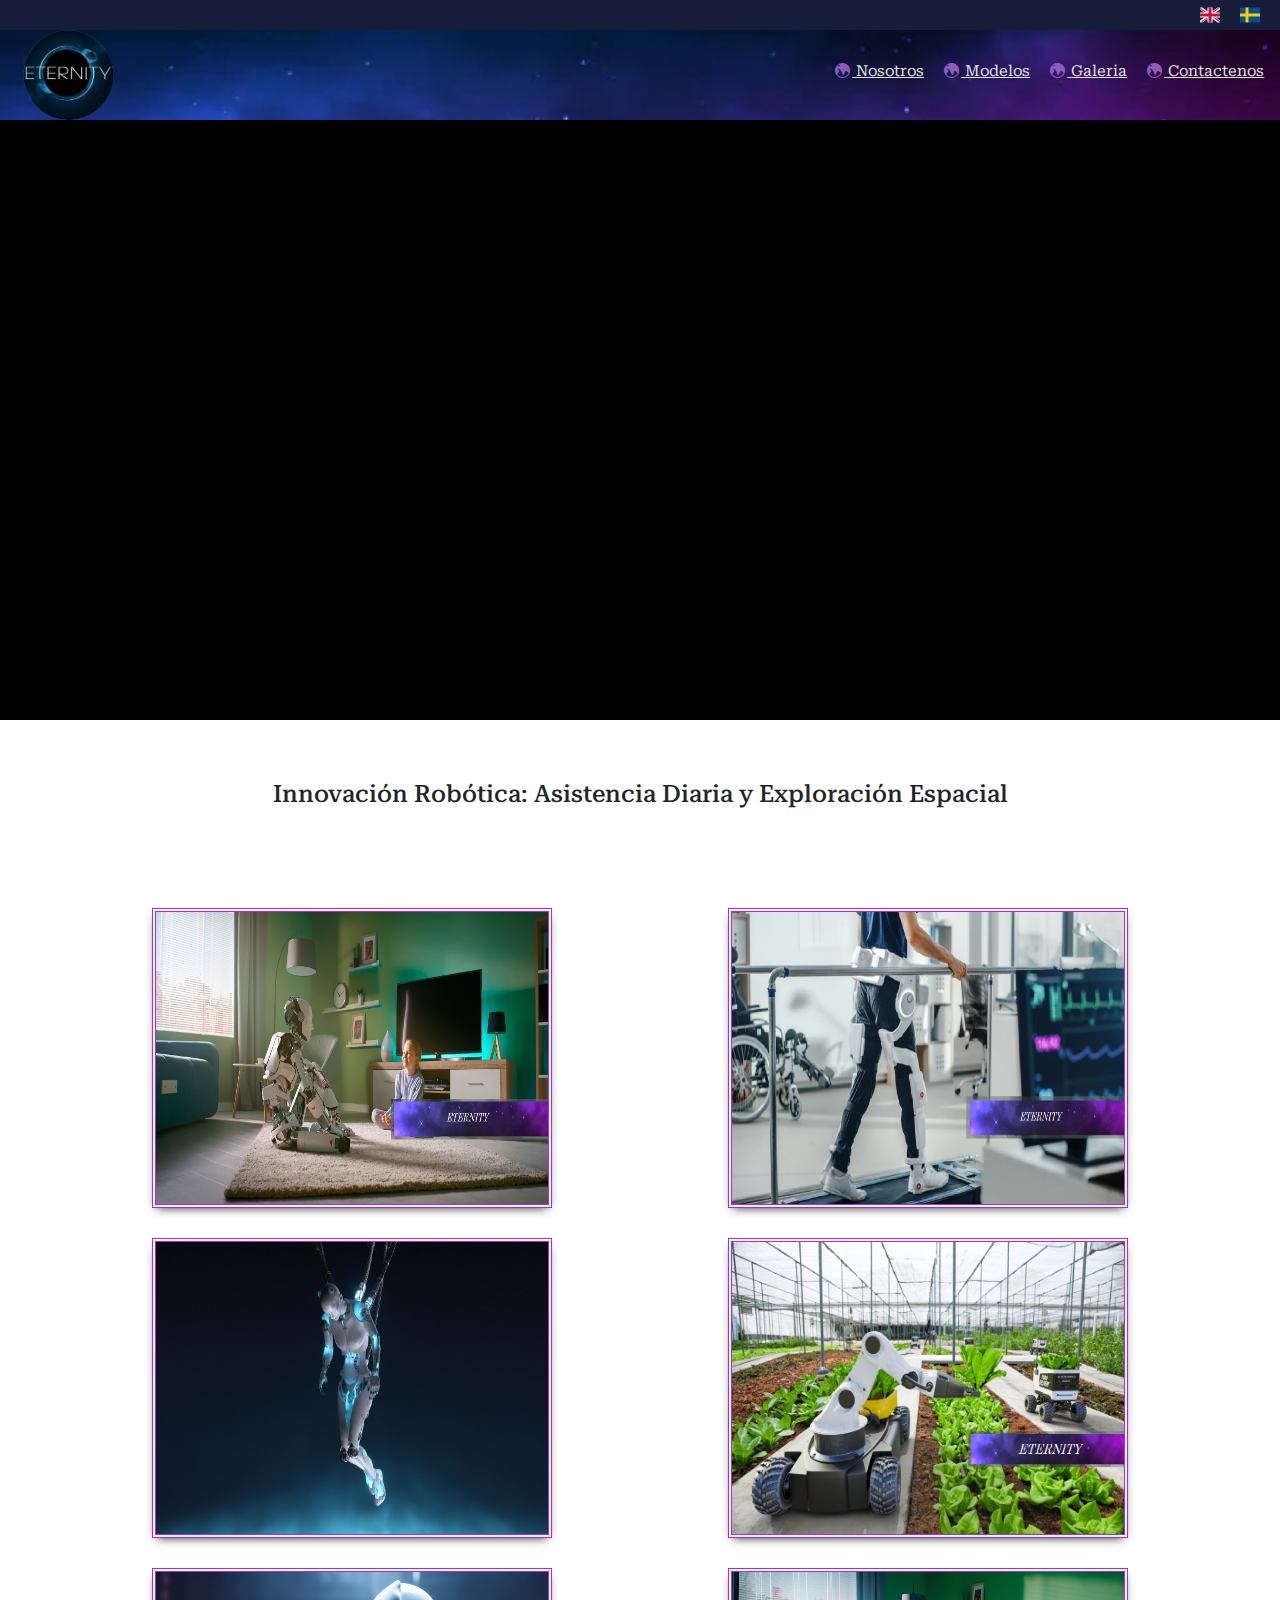
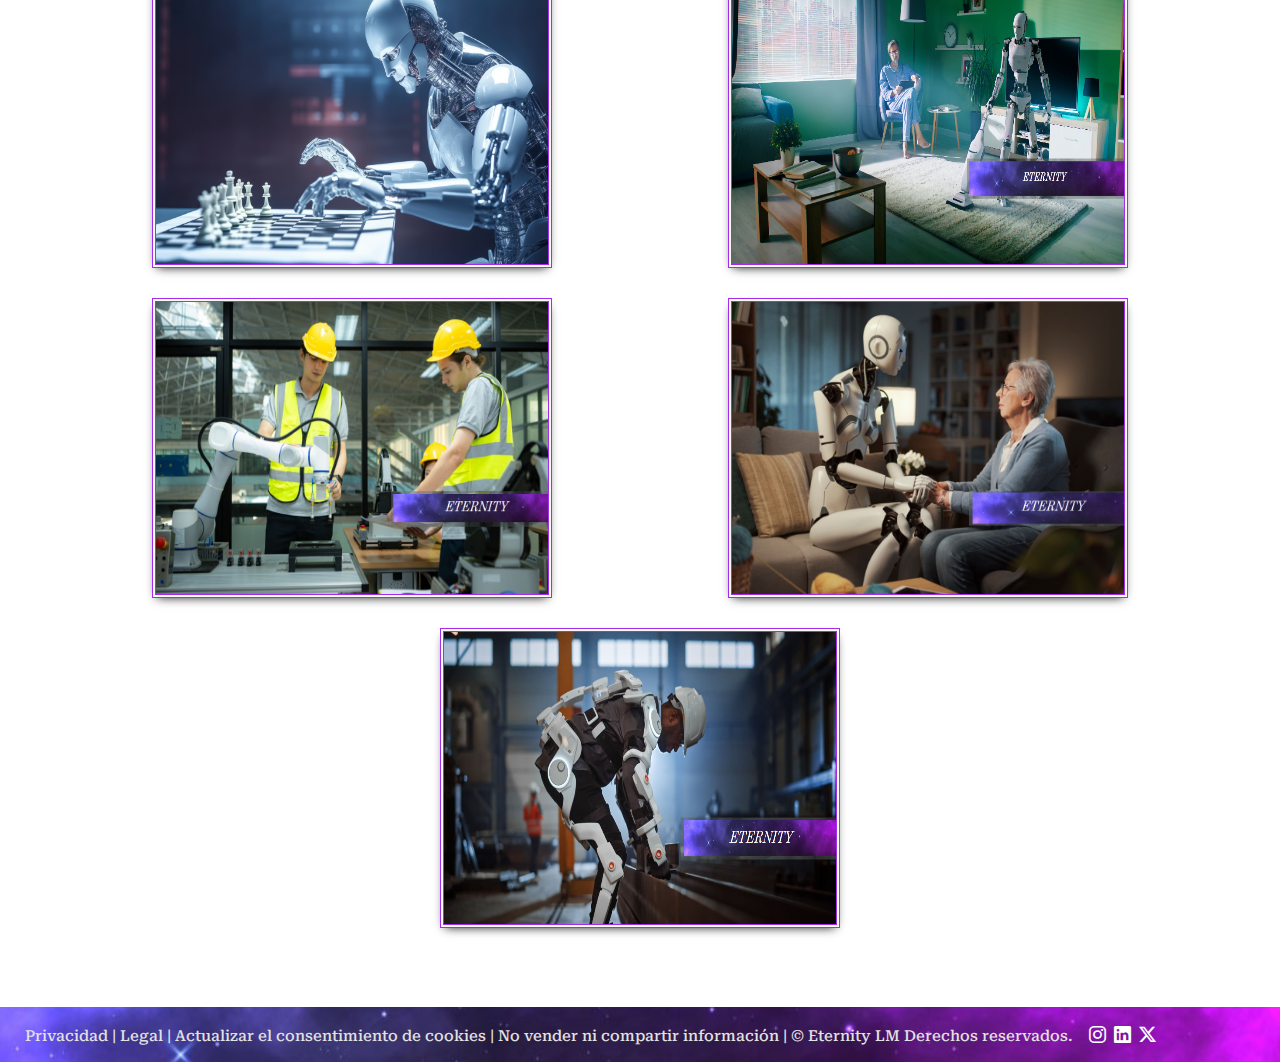
<file: proyectoGallery/gallery.html>
<!DOCTYPE html>
<html lang="en">
<head>
  <meta charset="UTF-8">
  <meta name="viewport" content="width=device-width, initial-scale=1.0">
  <link rel="icon" href="img/logoRobots.png">
  <title>Eternity</title>
  <link rel="stylesheet" href="css/gallery.css">
  <link href="https://cdn.jsdelivr.net/npm/bootstrap@5.3.3/dist/css/bootstrap.min.css" rel="stylesheet" integrity="sha384-QWTKZyjpPEjISv5WaRU9OFeRpok6YctnYmDr5pNlyT2bRjXh0JMhjY6hW+ALEwIH" crossorigin="anonymous">
</head>


<body>
  <header>
    <div class="barra1">
      <ul class="imglenguage" type="none">
        <li> <a href="../language/english.html"><img class="imgbarra1" src="img/unitedKi.svg" alt="bandera del reino unido"/></a> </li>
        <li> <a href="../language/svenska.html"><img class="imgbarra1" src="img/sweden.svg" alt="bandera de suecia"/></a> </li>
      </ul>
    </div>


    <nav class="nav">
      <div>
        <a href="../index.html"> <img class="nav__logo" src="img/logoRobots.png" alt="Logo Eternity"/></a>
      </div>
      <ul class="nav__home"  type="none" >
        <li> <a class="nav__link" href="../index.html"> <i class="bi bi-globe-central-south-asia"></i> Nosotros</a> </li>
        <li> <a class="nav__link" href="../index.html"> <i class="bi bi-globe-central-south-asia"></i> Modelos</a> </li>
        <li> <a class="nav__link" href="#"> <i class="bi bi-globe-central-south-asia"></i> Galeria</a> </li>
        <li> <a class="nav__link" href="../proyectoContact/contact.html"> <i class="bi bi-globe-central-south-asia"></i> Contactenos</a> </li>
      </ul>
    </nav>
  </header>


  
  <!--VIDEO -->
  <main>
    
    <div class="videoppal">
      <iframe class="video"  src="https://www.youtube-nocookie.com/embed/-gTS9J87W9k?si=u1AYuL3zogrEfELk&amp;controls=0" title="YouTube video player" frameborder="0" allow="accelerometer; autoplay; clipboard-write; encrypted-media; gyroscope; picture-in-picture; web-share" referrerpolicy="strict-origin-when-cross-origin" allowfullscreen>
      </iframe>
    </div>


    <!--GALERIA DE IMAGENES-->
    <section>
      <div class="title">
        <h4>
          Innovación Robótica: Asistencia Diaria y Exploración Espacial
        </h4>
      </div>

      <article>
        <img src="img/gallery1.png" alt=""/>
        <img src="img/gallery2.png" alt=""/>
        <img src="img/gallery3.jpg" alt=""/>
        <img src="img/gallery4.png" alt=""/>
        <img src="img/gallery5.jpg" alt=""/>
        <img src="img/gallery6.png" alt=""/>
        <img src="img/gallery7.png" alt=""/>
        <img src="img/gallery8.png" alt=""/>
        <img src="img/gallery9.png" alt=""/>  
      </article>
    </section>
  </main>


  <footer>
    <div>
      <h3 class="footer">Privacidad | Legal | Actualizar el consentimiento de cookies | No vender ni compartir información | © Eternity LM Derechos reservados.</h3>
      <a href="https://www.instagram.com" target="_blank"><i class="bi bi-instagram"></i></a>
      <a href="https://www.linkedin.com" target="_blank"><i class="bi bi-linkedin"></i></a>
      <a href="https://x.com" target="_blank"><i class="bi bi-twitter-x"></i></a>
    </div>
  </footer>


  <script src="https://cdn.jsdelivr.net/npm/bootstrap@5.3.3/dist/js/bootstrap.bundle.min.js" integrity="sha384-YvpcrYf0tY3lHB60NNkmXc5s9fDVZLESaAA55NDzOxhy9GkcIdslK1eN7N6jIeHz" crossorigin="anonymous"></script>

</body>
</html>
</file>
<file: css/style.css>
@import url(normalize.css);
@import url('https://fonts.googleapis.com/css2?family=Roboto+Serif:ital,opsz,wght@0,8..144,100..900;1,8..144,100..900&display=swap');
@import url("https://cdn.jsdelivr.net/npm/bootstrap-icons@1.11.3/font/bootstrap-icons.min.css");


:root{
  --color-primary: #171d39;
  --color-secodary: #124868;
  --color-terciary: #20b5d9;
  --color-quaternary: #e2e2e2;
  --color-quinary: #f1f4f6;
}

* {
  box-sizing: border-box;
  font-family: "Roboto Serif", serif;
  margin: 0;
  padding: 0;
}



/* HEADER */

    /* HEADER 1º */
header{
  box-shadow: 0px 0px 20px -5px black;
  position: sticky;
  top: 0;
  z-index: 10;
}

.barra1{
  background-color: var(--color-primary);
  height: 30px;
  justify-content: space-between;
  position: relative;
}

.imglenguage{
  display: flex;
  justify-content: flex-end;
}

.imgbarra1{
  height: 30px;
  margin-right: 20px;
  width: 20px;
}

    /* HEADER 2º */

header nav{
  background-image: url(../img/backgroundRobot1.jpg);
  background-position: top;
  background-repeat: no-repeat;
  background-size: cover;
  font-size: 15px;
  justify-content: space-between;
  position: flex;
}
nav .nav__link{
  color: var(--color-quaternary);
}

div .nav__logo{
  border-radius: 50%;
  height: 90px;
  margin-left: 25%;
}

nav ul{
  display: inline-flex;
  gap: 20px;
  margin-right: 3px;
  margin-top: 30px;
  padding-right: 1%;
}

nav ul li .bi-globe-central-south-asia{
  color: #a169d2de;
  margin-right: 2px;
}



/* MAIN */


/* CAROUSEL */

div #carouselExampleCaptions .carousel{
  height: 600px;
}

main .carousel-inner .d-block{
  background-position: center;
}

.carousel-item{
  transition: transform 0.3s ease-in-out;
}



/* USER DESIGN */

#userDesign{
  width: 100%;
  height: 70%;
  position: fixed;
  z-index: 10000;
}

#imgUserDesign{
  border-radius: 50%;
  display: inline-block;
  height: 28%;
  margin-left: 88%;
  margin-top: 30%;
  width: 13%; 
}


/*NOSOTROS */

#nosotros h1{
  color: var(--color-primary);
  font-weight: 600;
  margin-top: 50px;
}

#nosotros p{
  margin-top: 15px;
}



/* CARDS */

section {
  display: flex; 
  flex-wrap: wrap;
  justify-content: space-around;
  padding: 5%; 
  width: 100%;
}

article {
  background-color: var(--color-quinary);
  display: flex;
  flex-direction: column;
  height: 700px;
  margin: 0px;
  margin-bottom: 4%;
  position: relative;
  width: 400px;
}

    /* PARTE DE ARRIBA*/

#backgroundRobots{
  background-image: url("../img/backgroundRobot1.jpg");
  background-position: center; 
  background-repeat: no-repeat;
  background-size: cover; 
  height: 350px;
}

#robot1 {
  background-image: url("../images/bannerBatman2.jpg");
  background-position: center; 
  background-repeat: no-repeat;
  background-size: cover; 
  height: 350px;
}

.logoRoot {
  left: 20px;
  height: 70px;
  position: relative;
  top: 18px;
}

.imgRadius {
  border-radius: 50%; 
  height: 25%;
  left: 28%;
  position: absolute;
  top: 30%;
}

.sombraContainer {
  box-shadow: 0px 4px 10px -5px black;
}

.radiusImage {
  border-radius: 18px 18px 0px 0px;
  overflow: hidden; 
}

    /* PARTE DE ABAJO */

article h2 {
  font-size: 30px;
  font-weight: 500;
  margin: 12% 5% 5%;
  text-align: center;
}

article div p {
  padding: 3%;
}

article button {
  background: #00669f;
  background-color: #00669f;
  border: 0;
  box-shadow: 0 0 25px rgb(150, 203, 247);
  color: var(--color-quinary);
	display: inline-block;
  font-size: 13px;
  margin-left: 32%;
  padding: 15px 30px;
  text-transform: uppercase;
  transition: 0.5s;
  transition-property: box-shadow;
  top: 85%;
}

article button:hover {
  box-shadow: 0 0 5px rgb(59, 160, 243), 0 0 10px rgb(59, 160, 243),
    0 0 20px rgb(59, 160, 243), 0 0 50px rgb(59, 160, 243);
}



/*SOCIOS */

.socios{
  color: var(--color-primary);
  margin-bottom: 15px;
  text-align: center;
}

.socios h2{
  font-weight: 600;
  font-size: 30px;
  margin-bottom: 15px;
}


.socios img{
  display: inline-block;
  height: 100px;
  width: 160px;
}



/*FOOTER */

footer{
  background-image: url(../img/backgroundFooter.jpg);
  background-position: center;
  background-repeat: no-repeat;
  background-size: cover;
  height: 55px;
}

footer div h3{
  color: var(--color-quaternary);
  display: inline-block;
  font-size: 15px;
  font-weight: 500;
  margin-top: 20px;
  margin-left:25px;
  margin-right: 10px;
}

footer div .bi{
  color: white;
  font-size: 17px;
  margin: 2px;
}
</file>
<file: language/css/languaje.css>
@import url(normalize.css);
@import url('https://fonts.googleapis.com/css2?family=Roboto+Serif:ital,opsz,wght@0,8..144,100..900;1,8..144,100..900&display=swap');
@import url("https://cdn.jsdelivr.net/npm/bootstrap-icons@1.11.3/font/bootstrap-icons.min.css");


:root{
  --color-primary: #171d39;
  --color-secodary: #124868;
  --color-terciary: #20b5d9;
  --color-quaternary: #e2e2e2;
  --color-quinary: #f1f4f6;
}

* {
  margin: 0;
  padding: 0;
  box-sizing: border-box;
  font-family: "Roboto Serif", serif;
}



/* HEADER */

    /* HEADER 1º */
header{
  position: sticky;
  top: 0;
  box-shadow: 0px 0px 20px -5px black;
  z-index: 10;
}

.barra1{
  background-color: var(--color-primary);
  position: relative;
  justify-content: space-between;
  height: 30px;
}

.imglenguage{
  display: flex;
  justify-content: flex-end;
}

.imgbarra1{
  height: 30px;
  width: 20px;
  margin-right: 20px
}

    /* HEADER 2º */

header nav{
  background-image: url(../img/backgroundRobot1.jpg);
  background-position: top;
  background-repeat: no-repeat;
  background-size: cover;
  justify-content: space-between;
  position: flex;
  font-size: 15px;
}
nav .nav__link{
  color: var(--color-quaternary);

}

div .nav__logo{
  height: 90px;
  border-radius: 50%;
  margin-left: 25%;
}

nav ul{
  display: inline-flex;
  gap: 20px;
  padding-right: 1%;
  margin-top: 30px;
  margin-right: 3px;
}

nav ul li .bi-globe-central-south-asia{
  margin-right: 2px;
  color: #a169d2de;
}



/* MAIN */

/* CAROUSEL */

div #carouselExampleCaptions .carousel{
  height: 600px;
}

main .carousel-inner .d-block{
  background-position: center;
}

.carousel-item{
  transition: transform 0.3s ease-in-out;
}



/*NOSOTROS */

#nosotros h1{
  margin-top: 50px;
  font-weight: 600;
  color: var(--color-primary);
}

#nosotros p{
  margin-top: 15px;
}



/* CARDS */

section {
  width: 100%;
  display: flex; 
  justify-content: space-around;
  flex-wrap: wrap;
  padding: 5%; 
}

article {
  height: 700px;
  width: 400px;
  position: relative;
  margin: 0px;
  display: flex;
  flex-direction: column;
  margin-bottom: 4%;
  background-color: var(--color-quinary);
}

    /* PARTE DE ARRIBA*/

#backgroundRobots{
  background-image: url("../img/backgroundRobot1.jpg");
  background-repeat: no-repeat;
  background-size: cover; 
  background-position: center; 
  height: 350px;
}

#robot1 {
  background-image: url("../images/bannerBatman2.jpg");
  background-repeat: no-repeat;
  background-size: cover; 
  background-position: center; 
  height: 350px;
}

.logoRoot {
  position: relative;
  top: 18px;
  left: 20px;
  height: 70px;
  /*width: 40px;*/
}

.imgRadius {
  border-radius: 50%; 
  position: absolute;
  left: 28%;
  top: 30%;
  height: 25%;
}

.sombraContainer {
  box-shadow: 0px 4px 10px -5px black;
}

.radiusImage {
  border-radius: 18px 18px 0px 0px;
  overflow: hidden; 
}

    /* PARTE DE ABAJO */

article h2 {
  margin: 12% 5% 5%;
  text-align: center;
  font-size: 30px;
  font-weight: 500;
}

article div p {
  padding: 3%;
}

article button {
  background-color: #00669f;
  color: var(--color-quinary);
	display: inline-block;
  top: 85%;
  padding: 15px 30px;
  border: 0;
  font-size: 13px;
  margin-left: 32%;
  text-transform: uppercase;
  transition: 0.5s;
  transition-property: box-shadow;
  background: #00669f;
  box-shadow: 0 0 25px rgb(150, 203, 247);
}

article button:hover {
  box-shadow: 0 0 5px rgb(59, 160, 243), 0 0 10px rgb(59, 160, 243),
    0 0 20px rgb(59, 160, 243), 0 0 50px rgb(59, 160, 243);
}



/*SOCIOS */

.socios{
  text-align: center;
  color: var(--color-primary);
  margin-bottom: 15px;
}

.socios h2{
  font-weight: 600;
  font-size: 30px;
  margin-bottom: 15px;
}


.socios img{
  display: inline-block;
  width: 160px;
  height: 100px; 
}



/*FOOTER */

footer{
  background-image: url(../img/backgroundFooter.jpg);
  background-position: center;
  background-repeat: no-repeat;
  background-size: cover;
  height: 55px;
}

footer div h3{
  color: var(--color-quaternary);
  font-size: 15px;
  font-weight: 500;
  margin-top: 20px;
  display: inline-block;
  margin-left:25px;
  margin-right: 10px;
}

footer div .bi{
  color: white;
  font-size: 17px;
  margin: 2px;
}
</file>
<file: proyectoGallery/css/gallery.css>
@import url(normalize.css);
@import url('https://fonts.googleapis.com/css2?family=Roboto+Serif:ital,opsz,wght@0,8..144,100..900;1,8..144,100..900&display=swap');
@import url("https://cdn.jsdelivr.net/npm/bootstrap-icons@1.11.3/font/bootstrap-icons.min.css");


:root{
  --color-primary: #171d39;
  --color-secodary: #124868;
  --color-terciary: #20b5d9;
  --color-quaternary: #e2e2e2;
  --color-quinary: #f1f4f6;
}

* {
  margin: 0;
  padding: 0;
  box-sizing: border-box;
  font-family: "Roboto Serif", serif;
}



/* HEADER */

    /* HEADER 1º */
header{
  box-shadow: 0px 0px 20px -5px black;
  position: sticky;
  top: 0;
  z-index: 10;
}

.barra1{
  background-color: var(--color-primary);
  justify-content: space-between;
  height: 30px;
  position: relative;
}

.imglenguage{
  display: flex;
  justify-content: flex-end;
}

.imgbarra1{
  height: 30px;
  margin-right: 20px;
  width: 20px;
}

    /* HEADER 2º */

header nav{
  background-image: url(../img/backgroundRobot1.jpg);
  background-position: top;
  background-repeat: no-repeat;
  background-size: cover;
  justify-content: space-between;
  font-size: 15px;
  position: flex;
}

nav .nav__link{
  color: var(--color-quaternary);
}

div .nav__logo{
  border-radius: 50%;
  height: 90px;
  margin-left: 25%;
}

nav ul{
  display: inline-flex;
  gap: 20px;
  margin-right: 3px;
  margin-top: 30px;
  padding-right: 1%;
}

nav ul li .bi-globe-central-south-asia{
  margin-right: 2px;
  color: #a169d2de;
}



/* MAIN */

/*VIDEO */

.videoppal{
  background-color: black;
  display: flex;
}

.video{
  justify-content: space-around;
  height: 600px;
  margin-left: 70px;
  position: relative;
  width: 90%;
}



/*GALERIA DE IMAGENES */

.title{
  margin: 60px 30px 20px 30px;
  text-align: center;
}

article{
  display: flex; 
  flex-wrap: wrap;
  justify-content: space-around;
  padding: 5%;
  width: 100%;
}

article img{
  border: 4px double #a82aec;
  box-shadow: 0px 4px 10px -5px black;
  height: 300px;
  margin: 15px 1px; 
  transition: 0.5s;
  width: 400px;
}

article img:hover{
  transform: scale(1.05);
  transition: 0.5s;
}


/*FOOTER */

footer{
  background-image: url(../img/backgroundFooter.jpg);
  background-position: center;
  background-repeat: no-repeat;
  background-size: cover;
  height: 55px;
}

footer div h3{
  color: var(--color-quaternary);
  display: inline-block;
  font-size: 15px;
  font-weight: 500;
  margin-left:25px;
  margin-right: 10px;
  margin-top: 20px;
}

footer div .bi{
  color: white;
  font-size: 17px;
  margin: 2px;
}
</file>
